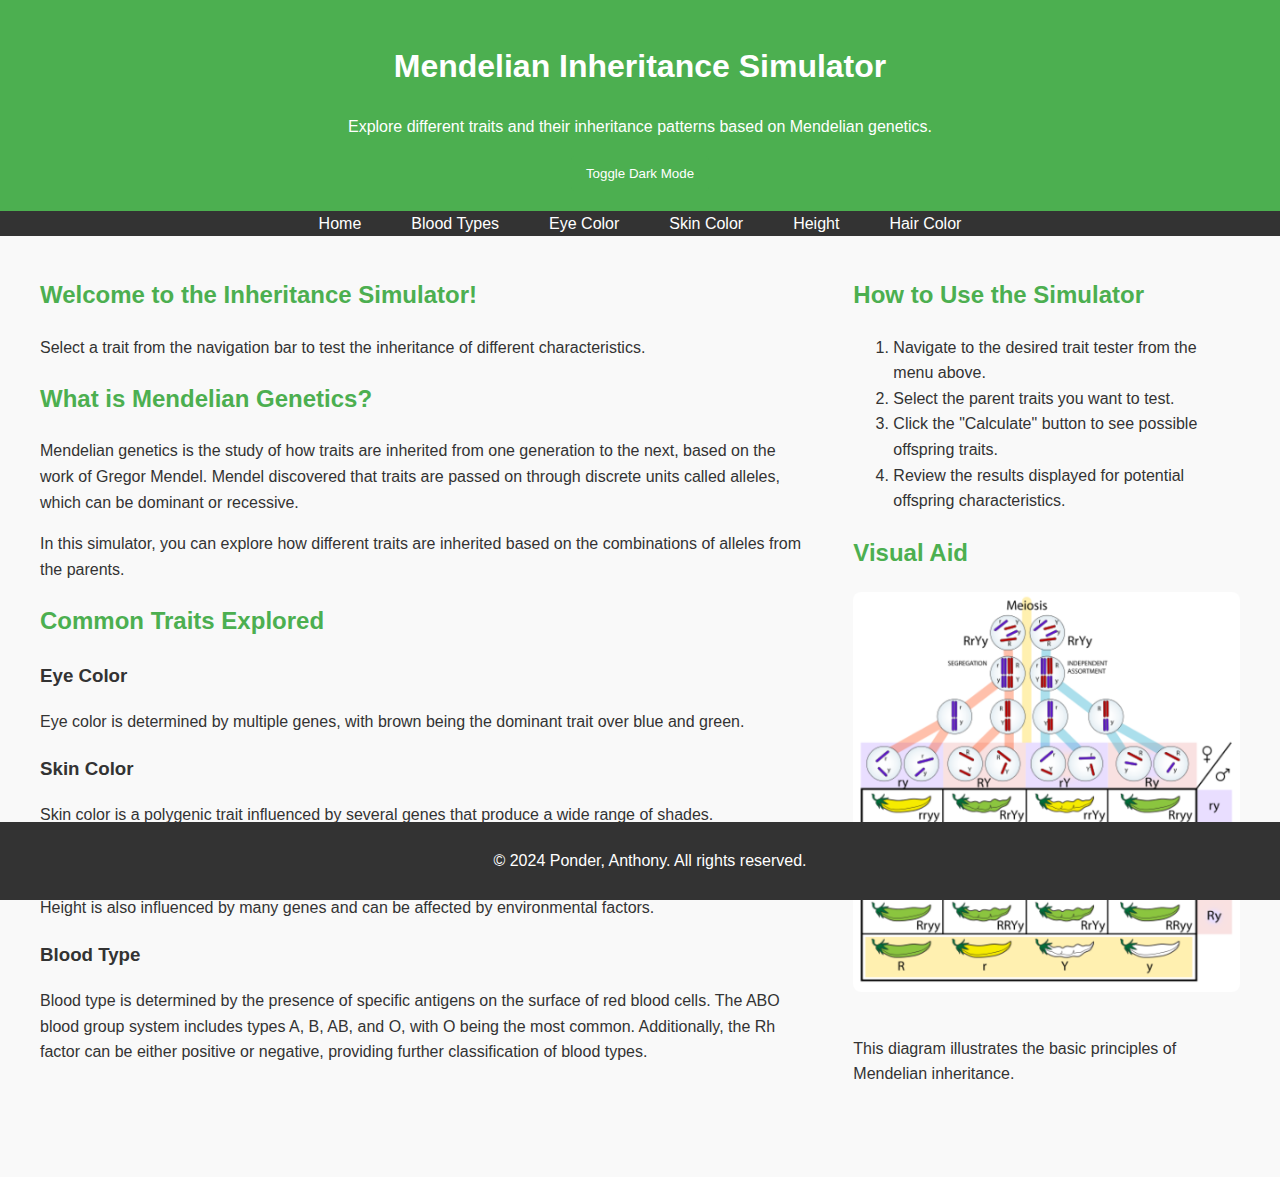
<file: index.html>
<!DOCTYPE html>
<html lang="en">
<head>
  <meta charset="UTF-8">
  <meta name="viewport" content="width=device-width, initial-scale=1.0">
  <title>Mendelian Inheritance Simulator</title>
  <link rel="stylesheet" href="css/style.css" id="light-mode-style">
  <link rel="stylesheet" href="css/darkmode.css" id="dark-mode-style" disabled>
  <link rel="stylesheet" href="css/layout.css"> 
</head>
<body data-theme="light">
  <header>
    <h1>Mendelian Inheritance Simulator</h1>
    <p>Explore different traits and their inheritance patterns based on Mendelian genetics.</p>
    <button id="darkModeToggle">Toggle Dark Mode</button>
  </header>

  <nav>
    <ul>
      <li><a href="index.html">Home</a></li>
      <li><a href="pages/blood-types.html">Blood Types</a></li>
      <li><a href="pages/eye-color.html">Eye Color</a></li>
      <li><a href="pages/skin-color.html">Skin Color</a></li>
      <li><a href="pages/height.html">Height</a></li>
      <li><a href="pages/hair-color.html">Hair Color</a></li>
    </ul>
  </nav>  
  
  <main class="container">
    <div class="left-column">
        <section>
            <h2>Welcome to the Inheritance Simulator!</h2>
            <p>Select a trait from the navigation bar to test the inheritance of different characteristics.</p>
        </section>

        <section>
            <h2>What is Mendelian Genetics?</h2>
            <p>Mendelian genetics is the study of how traits are inherited from one generation to the next, based on the work of Gregor Mendel. Mendel discovered that traits are passed on through discrete units called alleles, which can be dominant or recessive.</p>
            <p>In this simulator, you can explore how different traits are inherited based on the combinations of alleles from the parents.</p>
        </section>

        <section>
          <h2>Common Traits Explored</h2>
          
          <h3>Eye Color</h3>
          <p>Eye color is determined by multiple genes, with brown being the dominant trait over blue and green.</p>
          
          <h3>Skin Color</h3>
          <p>Skin color is a polygenic trait influenced by several genes that produce a wide range of shades.</p>
          
          <h3>Height</h3>
          <p>Height is also influenced by many genes and can be affected by environmental factors.</p>
          
          <h3>Blood Type</h3>
          <p>
              Blood type is determined by the presence of specific antigens on the surface of red blood cells. 
              The ABO blood group system includes types A, B, AB, and O, with O being the most common. 
              Additionally, the Rh factor can be either positive or negative, providing further classification of blood types.
          </p>
      </section>
      
    </div>

    <div class="right-column">
        <section>
            <h2>How to Use the Simulator</h2>
            <ol>
                <li>Navigate to the desired trait tester from the menu above.</li>
                <li>Select the parent traits you want to test.</li>
                <li>Click the "Calculate" button to see possible offspring traits.</li>
                <li>Review the results displayed for potential offspring characteristics.</li>
            </ol>
        </section>
        
        <section>
            <h2>Visual Aid</h2>
            <img src="images/mendel-diagram.png" alt="Mendelian Genetics Diagram" style="width:100%;max-width:600px;">
            <p>This diagram illustrates the basic principles of Mendelian inheritance.</p>
        </section>
    </div>
  </main>

  <footer>
    <p>&copy; 2024 Ponder, Anthony. All rights reserved.</p>
  </footer>

  <script src="js/script.js"></script>
  <script src="js/darkmode.js"></script>
</body>
</html>
</file>
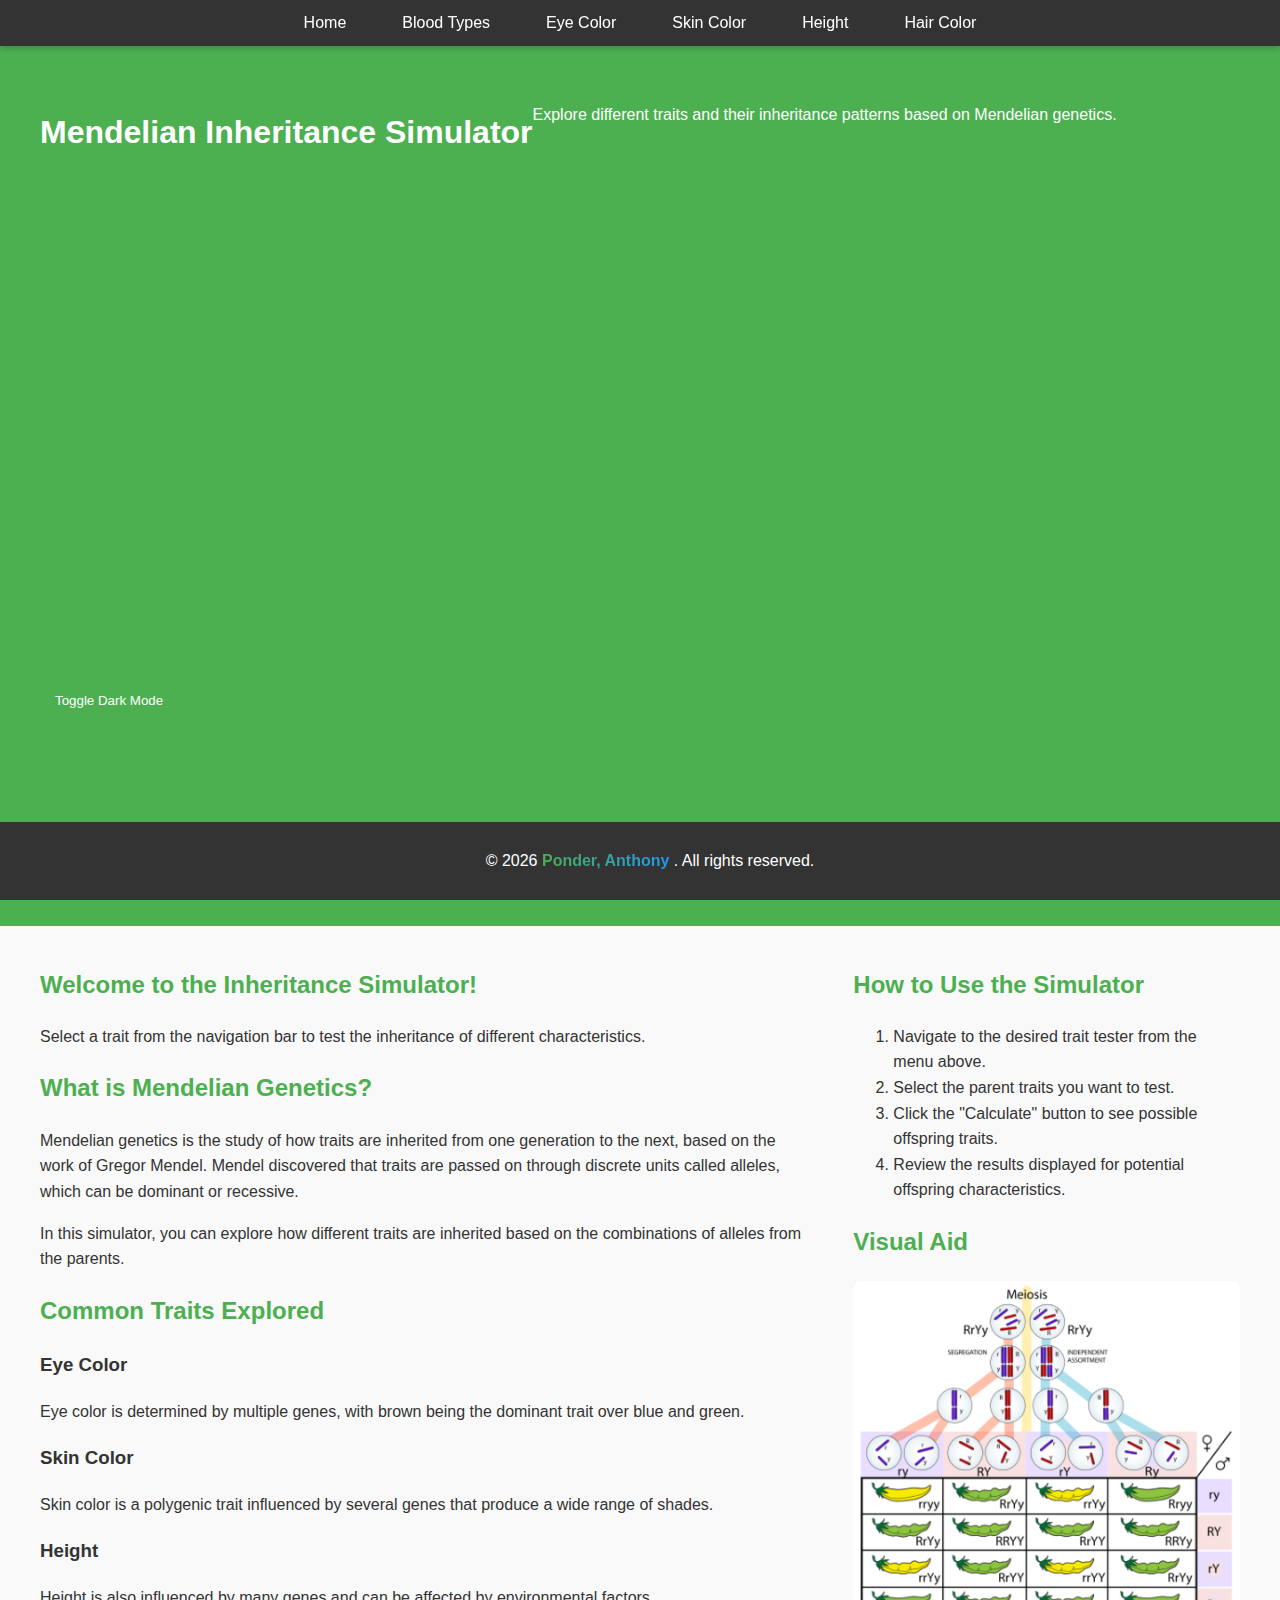
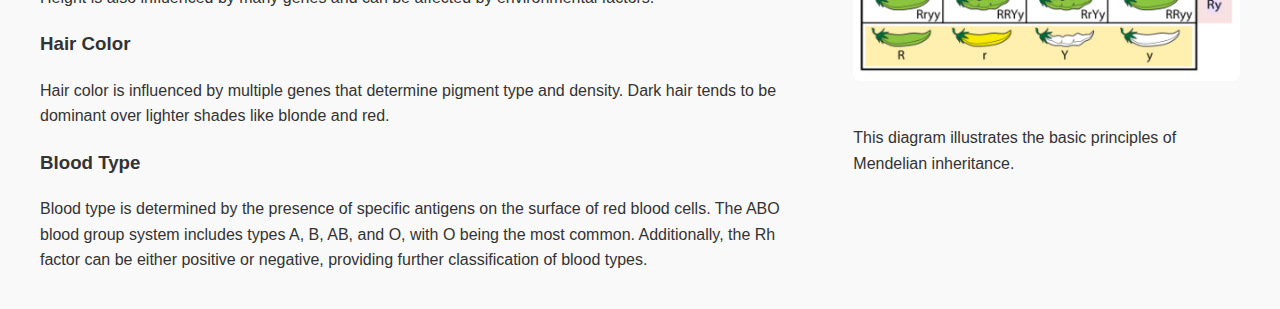
<file: docs/index.html>
<!DOCTYPE html>
<html lang="en">
<head>
  <meta charset="UTF-8">
  <meta name="viewport" content="width=device-width, initial-scale=1.0">
  <title>Mendelian Inheritance Simulator</title>

  <!-- Modernized Styles -->
  <link rel="stylesheet" href="css/style.css" id="light-mode-style">
  <link rel="stylesheet" href="css/darkmode.css" id="dark-mode-style" disabled>
  <link rel="stylesheet" href="css/layout.css">
</head>

<body data-theme="light">
  <!-- Injected Navigation -->
  <div id="nav-placeholder"></div>

  <header class="bg-primary text-white py-6 shadow-md">
    <div class="container">
      <h1 class="text-4xl font-bold">Mendelian Inheritance Simulator</h1>
      <p class="text-lg mt-2">Explore different traits and their inheritance patterns based on Mendelian genetics.</p>
      <button id="darkModeToggle" class="btn btn-outline mt-4">Toggle Dark Mode</button>
    </div>
  </header>

  <main class="container grid grid-cols-1 md:grid-cols-2 gap-8 py-10">
    <div class="left-column">
      <section class="mb-6">
        <h2 class="text-2xl font-semibold mb-2">Welcome to the Inheritance Simulator!</h2>
        <p>Select a trait from the navigation bar to test the inheritance of different characteristics.</p>
      </section>

      <section class="mb-6">
        <h2 class="text-2xl font-semibold mb-2">What is Mendelian Genetics?</h2>
        <p>Mendelian genetics is the study of how traits are inherited from one generation to the next, based on the work of Gregor Mendel. Mendel discovered that traits are passed on through discrete units called alleles, which can be dominant or recessive.</p>
        <p>In this simulator, you can explore how different traits are inherited based on the combinations of alleles from the parents.</p>
      </section>

      <section class="mb-6">
        <h2 class="text-2xl font-semibold mb-4">Common Traits Explored</h2>

        <h3 class="text-xl font-medium">Eye Color</h3>
        <p>Eye color is determined by multiple genes, with brown being the dominant trait over blue and green.</p>

        <h3 class="text-xl font-medium mt-4">Skin Color</h3>
        <p>Skin color is a polygenic trait influenced by several genes that produce a wide range of shades.</p>

        <h3 class="text-xl font-medium mt-4">Height</h3>
        <p>Height is also influenced by many genes and can be affected by environmental factors.</p>

        <h3 class="text-xl font-medium mt-4">Hair Color</h3>
        <p>Hair color is influenced by multiple genes that determine pigment type and density. Dark hair tends to be dominant over lighter shades like blonde and red.</p>

        <h3 class="text-xl font-medium mt-4">Blood Type</h3>
        <p>
          Blood type is determined by the presence of specific antigens on the surface of red blood cells. 
          The ABO blood group system includes types A, B, AB, and O, with O being the most common. 
          Additionally, the Rh factor can be either positive or negative, providing further classification of blood types.
        </p>
      </section>
    </div>

    <div class="right-column">
      <section class="mb-6">
        <h2 class="text-2xl font-semibold mb-2">How to Use the Simulator</h2>
        <ol class="list-decimal list-inside">
          <li>Navigate to the desired trait tester from the menu above.</li>
          <li>Select the parent traits you want to test.</li>
          <li>Click the "Calculate" button to see possible offspring traits.</li>
          <li>Review the results displayed for potential offspring characteristics.</li>
        </ol>
      </section>

      <section>
        <h2 class="text-2xl font-semibold mb-2">Visual Aid</h2>
        <img src="images/mendel-diagram.png" alt="Mendelian Genetics Diagram" class="w-full max-w-xl rounded shadow">
        <p class="mt-2">This diagram illustrates the basic principles of Mendelian inheritance.</p>
      </section>
    </div>
  </main>

  <!-- Injected Footer -->
  <div id="footer-placeholder"></div>

  <!-- Scripts -->
  <script src="js/script.js"></script>
  <script src="js/darkmode.js"></script>
  <script src="js/footer.js"></script>
  <script src="js/nav.js"></script>
</body>
</html>
</file>
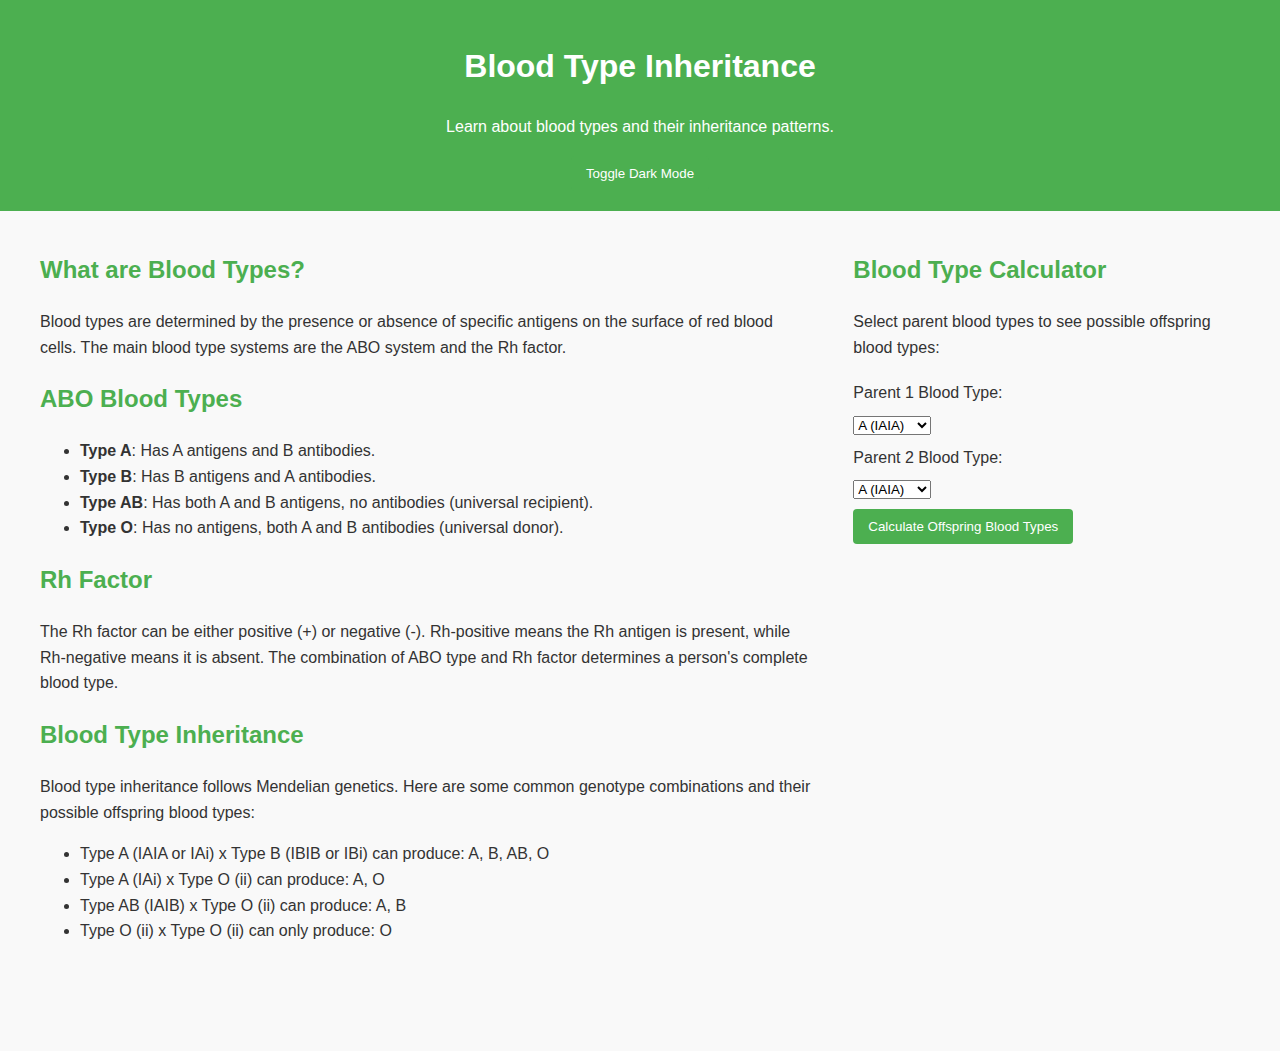
<file: pages/blood-types.html>
<!DOCTYPE html>
<html lang="en">
<head>
    <meta charset="UTF-8">
    <meta name="viewport" content="width=device-width, initial-scale=1.0">
    <title>Blood Type Inheritance</title>
    <link rel="stylesheet" href="../css/style.css" id="light-mode-style">
    <link rel="stylesheet" href="../css/darkmode.css" id="dark-mode-style" disabled> 
    <link rel="stylesheet" href="../css/layout.css">  
</head>
<body data-theme="bloodType">
    <header>
        <h1>Blood Type Inheritance</h1>
        <p>Learn about blood types and their inheritance patterns.</p>
        <button id="darkModeToggle">Toggle Dark Mode</button>
    </header>

    <main class="container">
        <div class="left-column">
            <section>
                <h2>What are Blood Types?</h2>
                <p>Blood types are determined by the presence or absence of specific antigens on the surface of red blood cells. The main blood type systems are the ABO system and the Rh factor.</p>
            </section>

            <section>
                <h2>ABO Blood Types</h2>
                <ul>
                    <li><strong>Type A</strong>: Has A antigens and B antibodies.</li>
                    <li><strong>Type B</strong>: Has B antigens and A antibodies.</li>
                    <li><strong>Type AB</strong>: Has both A and B antigens, no antibodies (universal recipient).</li>
                    <li><strong>Type O</strong>: Has no antigens, both A and B antibodies (universal donor).</li>
                </ul>
            </section>

            <section>
                <h2>Rh Factor</h2>
                <p>The Rh factor can be either positive (+) or negative (-). Rh-positive means the Rh antigen is present, while Rh-negative means it is absent. The combination of ABO type and Rh factor determines a person's complete blood type.</p>
            </section>

            <section>
                <h2>Blood Type Inheritance</h2>
                <p>Blood type inheritance follows Mendelian genetics. Here are some common genotype combinations and their possible offspring blood types:</p>
                <ul>
                    <li>Type A (IAIA or IAi) x Type B (IBIB or IBi) can produce: A, B, AB, O</li>
                    <li>Type A (IAi) x Type O (ii) can produce: A, O</li>
                    <li>Type AB (IAIB) x Type O (ii) can produce: A, B</li>
                    <li>Type O (ii) x Type O (ii) can only produce: O</li>
                </ul>
            </section>
        </div>

        <div class="right-column">
            <section>
                <h2>Blood Type Calculator</h2>
                <p>Select parent blood types to see possible offspring blood types:</p>
                <form id="bloodTypeForm">
                    <label for="parent1">Parent 1 Blood Type:</label>
                    <select id="parent1">
                        <option value="IAIA">A (IAIA)</option>
                        <option value="IAi">A (IAi)</option>
                        <option value="IBIB">B (IBIB)</option>
                        <option value="IBi">B (IBi)</option>
                        <option value="IAIB">AB (IAIB)</option>
                        <option value="ii">O (ii)</option>
                    </select>
            
                    <label for="parent2">Parent 2 Blood Type:</label>
                    <select id="parent2">
                        <option value="IAIA">A (IAIA)</option>
                        <option value="IAi">A (IAi)</option>
                        <option value="IBIB">B (IBIB)</option>
                        <option value="IBi">B (IBi)</option>
                        <option value="IAIB">AB (IAIB)</option>
                        <option value="ii">O (ii)</option>
                    </select>
            
                    <button type="button" onclick="calculateBloodTypes()">Calculate Offspring Blood Types</button>
                </form>
                <div id="results"></div>
            </section>
        </div>
    </main>

    <script src="../js/script.js"></script>
    <script src="../js/darkmode.js"></script>
    <script src="../js/alleles/bloodType.js"></script>
    <script src="../js/nav.js"></script>
    <script src="../js/footer.js"></script>
</body>
</html>
</file>
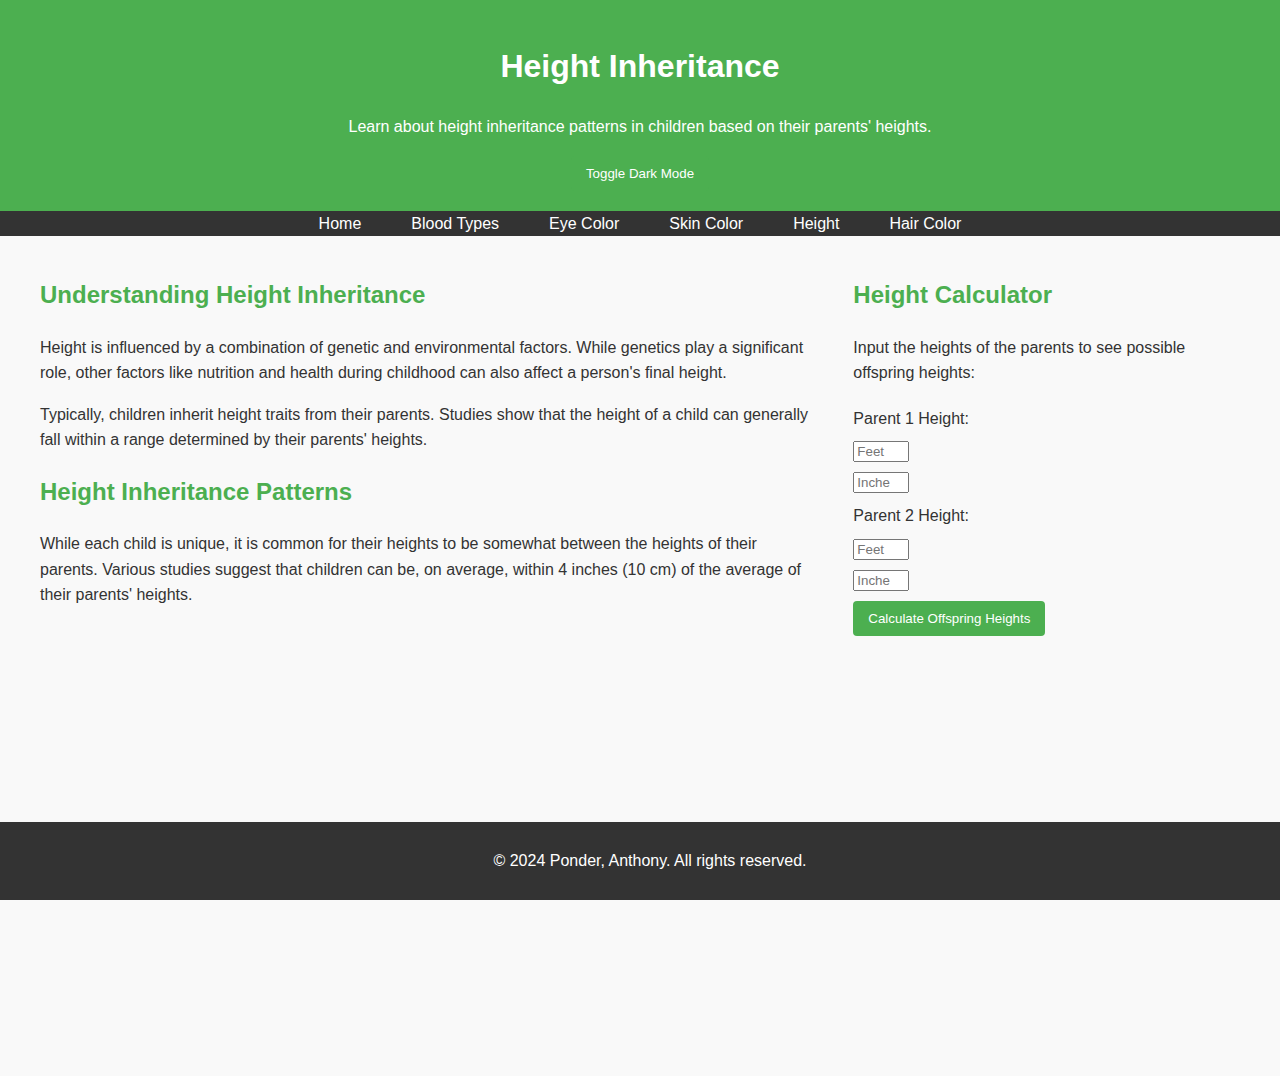
<file: pages/height.html>
<!DOCTYPE html>
<html lang="en">
<head>
    <meta charset="UTF-8">
    <meta name="viewport" content="width=device-width, initial-scale=1.0">
    <title>Height Inheritance</title>
    <link rel="stylesheet" href="../css/style.css" id="light-mode-style">
    <link rel="stylesheet" href="../css/layout.css"> 
    <link rel="stylesheet" href="../css/darkmode.css" id="dark-mode-style" disabled>  
</head>
<body data-theme="light">
    <header>
        <h1>Height Inheritance</h1>
        <p>Learn about height inheritance patterns in children based on their parents' heights.</p>
        <button id="darkModeToggle">Toggle Dark Mode</button>
    </header>

    <nav>
        <ul>
            <li><a href="../index.html">Home</a></li>
            <li><a href="blood-types.html">Blood Types</a></li>
            <li><a href="eye-color.html">Eye Color</a></li>
            <li><a href="skin-color.html">Skin Color</a></li>
            <li><a href="height.html">Height</a></li>
            <li><a href="hair-color.html">Hair Color</a></li>
        </ul>
    </nav>

    <main class="container">
        <div class="left-column">
            <section>
                <h2>Understanding Height Inheritance</h2>
                <p>Height is influenced by a combination of genetic and environmental factors. While genetics play a significant role, other factors like nutrition and health during childhood can also affect a person's final height.</p>
                <p>Typically, children inherit height traits from their parents. Studies show that the height of a child can generally fall within a range determined by their parents' heights.</p>
            </section>

            <section>
                <h2>Height Inheritance Patterns</h2>
                <p>While each child is unique, it is common for their heights to be somewhat between the heights of their parents. Various studies suggest that children can be, on average, within 4 inches (10 cm) of the average of their parents' heights.</p>
            </section>
        </div>

        <div class="right-column">
            <section>
                <h2>Height Calculator</h2>
                <p>Input the heights of the parents to see possible offspring heights:</p>
                <form id="heightForm">
                  <div>
                    <label for="parent1-feet">Parent 1 Height:</label>
                    <input type="number" id="parent1-feet" placeholder="Feet" min="0" max="15">
                    <input type="number" id="parent1-inches" placeholder="Inches" min="0" max="10">
                </div>
                <div>
                    <label for="parent2-feet">Parent 2 Height:</label>
                    <input type="number" id="parent2-feet" placeholder="Feet" min="0" max="15">
                    <input type="number" id="parent2-inches" placeholder="Inches" min="0" max="10">
                </div>
                <button type="button" id="calculateButton">Calculate Offspring Heights</button>
                <div id="heightResult"></div>               
            </section>
        </div>
    </main>

    <footer>
        <p>&copy; 2024 Ponder, Anthony. All rights reserved.</p>
    </footer>    

    <script src="../js/script.js"></script>
    <script src="../js/darkmode.js"></script>
    <script src="../js/alleles/height.js"></script>
</body>
</html>
</file>
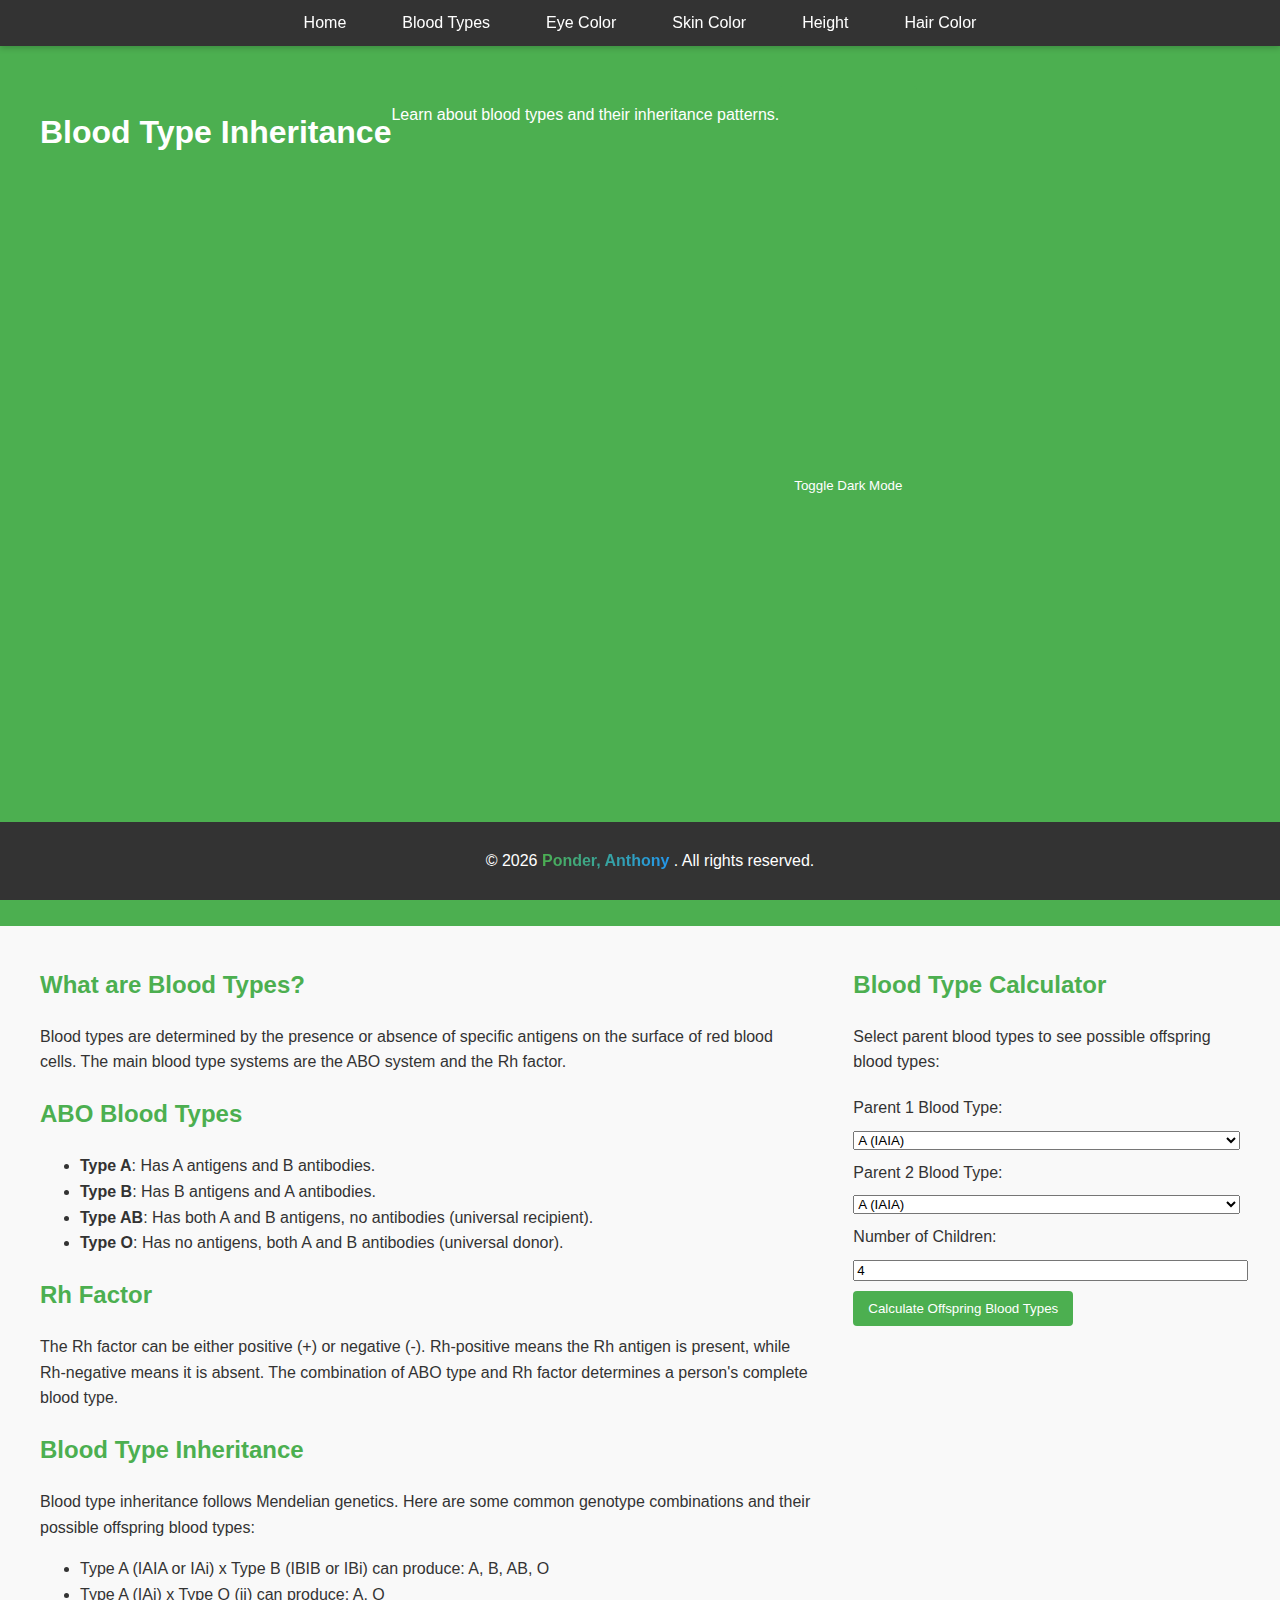
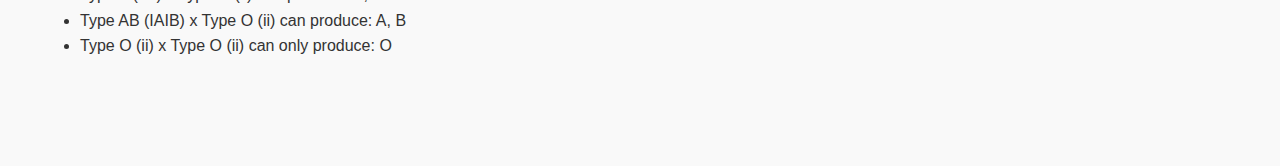
<file: docs/pages/blood-types.html>
<!DOCTYPE html>
<html lang="en">
<head>
    <meta charset="UTF-8">
    <meta name="viewport" content="width=device-width, initial-scale=1.0">
    <title>Blood Type Inheritance</title>
    <link rel="stylesheet" href="../css/style.css" id="light-mode-style">
    <link rel="stylesheet" href="../css/darkmode.css" id="dark-mode-style" disabled>
    <link rel="stylesheet" href="../css/layout.css">
</head>
<body data-theme="bloodType">
    <div id="nav-placeholder"></div>

    <header class="bg-primary text-white py-6 shadow-md">
        <div class="container">
            <h1 class="text-4xl font-bold">Blood Type Inheritance</h1>
            <p class="text-lg mt-2">Learn about blood types and their inheritance patterns.</p>
            <button id="darkModeToggle" class="btn btn-outline mt-4">Toggle Dark Mode</button>
        </div>
    </header>

    <main class="container grid grid-cols-1 md:grid-cols-2 gap-8 py-10">
        <div class="left-column">
            <section class="mb-6">
                <h2 class="text-2xl font-semibold mb-2">What are Blood Types?</h2>
                <p>Blood types are determined by the presence or absence of specific antigens on the surface of red blood cells. The main blood type systems are the ABO system and the Rh factor.</p>
            </section>

            <section class="mb-6">
                <h2 class="text-2xl font-semibold mb-2">ABO Blood Types</h2>
                <ul class="list-disc list-inside">
                    <li><strong>Type A</strong>: Has A antigens and B antibodies.</li>
                    <li><strong>Type B</strong>: Has B antigens and A antibodies.</li>
                    <li><strong>Type AB</strong>: Has both A and B antigens, no antibodies (universal recipient).</li>
                    <li><strong>Type O</strong>: Has no antigens, both A and B antibodies (universal donor).</li>
                </ul>
            </section>

            <section class="mb-6">
                <h2 class="text-2xl font-semibold mb-2">Rh Factor</h2>
                <p>The Rh factor can be either positive (+) or negative (-). Rh-positive means the Rh antigen is present, while Rh-negative means it is absent. The combination of ABO type and Rh factor determines a person's complete blood type.</p>
            </section>

            <section class="mb-6">
                <h2 class="text-2xl font-semibold mb-2">Blood Type Inheritance</h2>
                <p>Blood type inheritance follows Mendelian genetics. Here are some common genotype combinations and their possible offspring blood types:</p>
                <ul class="list-disc list-inside">
                    <li>Type A (IAIA or IAi) x Type B (IBIB or IBi) can produce: A, B, AB, O</li>
                    <li>Type A (IAi) x Type O (ii) can produce: A, O</li>
                    <li>Type AB (IAIB) x Type O (ii) can produce: A, B</li>
                    <li>Type O (ii) x Type O (ii) can only produce: O</li>
                </ul>
            </section>
        </div>

        <div class="right-column">
            <section class="mb-6">
                <h2 class="text-2xl font-semibold mb-2">Blood Type Calculator</h2>
                <p class="mb-4">Select parent blood types to see possible offspring blood types:</p>
                <form id="bloodTypeForm" class="space-y-4">
                    <div>
                        <label for="parent1" class="block mb-1">Parent 1 Blood Type:</label>
                        <select id="parent1" class="w-full p-2 border rounded">
                            <option value="IAIA">A (IAIA)</option>
                            <option value="IAi">A (IAi)</option>
                            <option value="IBIB">B (IBIB)</option>
                            <option value="IBi">B (IBi)</option>
                            <option value="IAIB">AB (IAIB)</option>
                            <option value="ii">O (ii)</option>
                        </select>
                    </div>

                    <div>
                        <label for="parent2" class="block mb-1">Parent 2 Blood Type:</label>
                        <select id="parent2" class="w-full p-2 border rounded">
                            <option value="IAIA">A (IAIA)</option>
                            <option value="IAi">A (IAi)</option>
                            <option value="IBIB">B (IBIB)</option>
                            <option value="IBi">B (IBi)</option>
                            <option value="IAIB">AB (IAIB)</option>
                            <option value="ii">O (ii)</option>
                        </select>
                    </div>
                    <label for="child-count" class="block mt-4">Number of Children:</label>
                    <input type="number" id="child-count" value="4" min="1" max="12" class="w-full p-2 border rounded">                    
                    <button type="button" onclick="calculateBloodTypes()" class="btn btn-primary">Calculate Offspring Blood Types</button>
                </form>
                <div id="results" class="mt-4 text-lg font-medium"></div>
            </section>
        </div>
    </main>

    <div id="footer-placeholder"></div>

    <script src="../js/script.js"></script>
    <script src="../js/darkmode.js"></script>
    <script src="../js/alleles/bloodType.js"></script>
    <script src="../js/nav.js"></script>
    <script src="../js/footer.js"></script>
</body>
</html>
</file>
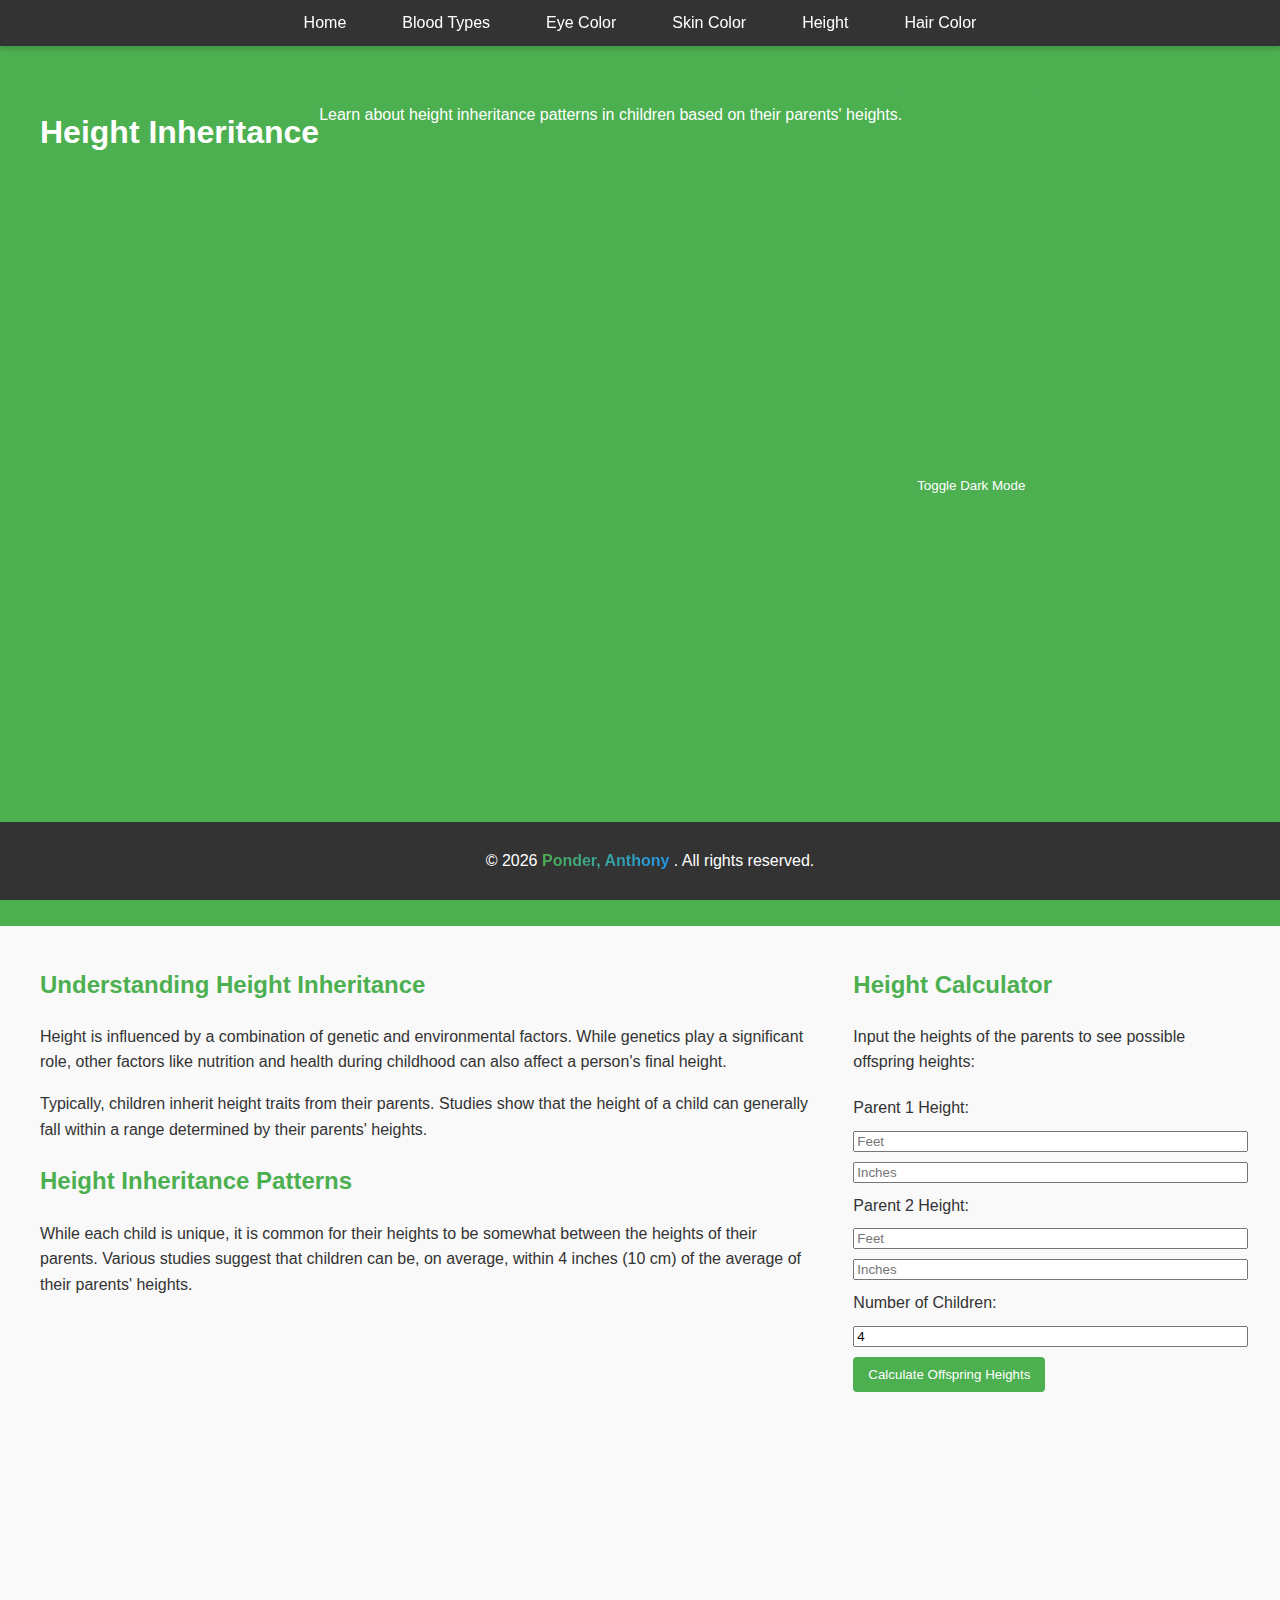
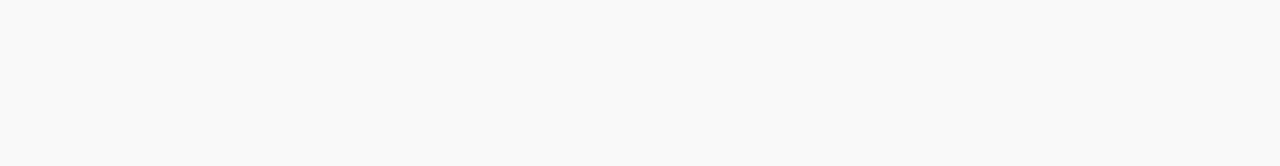
<file: docs/pages/height.html>
<!DOCTYPE html>
<html lang="en">
<head>
    <meta charset="UTF-8">
    <meta name="viewport" content="width=device-width, initial-scale=1.0">
    <title>Height Inheritance</title>
    <link rel="stylesheet" href="../css/style.css" id="light-mode-style">
    <link rel="stylesheet" href="../css/layout.css">
    <link rel="stylesheet" href="../css/darkmode.css" id="dark-mode-style" disabled>
</head>
<body data-theme="light">
    <div id="nav-placeholder"></div>

    <header class="bg-primary text-white py-6 shadow-md">
        <div class="container">
            <h1 class="text-4xl font-bold">Height Inheritance</h1>
            <p class="text-lg mt-2">Learn about height inheritance patterns in children based on their parents' heights.</p>
            <button id="darkModeToggle" class="btn btn-outline mt-4">Toggle Dark Mode</button>
        </div>
    </header>

    <main class="container grid grid-cols-1 md:grid-cols-2 gap-8 py-10">
        <div class="left-column">
            <section class="mb-6">
                <h2 class="text-2xl font-semibold mb-2">Understanding Height Inheritance</h2>
                <p>Height is influenced by a combination of genetic and environmental factors. While genetics play a significant role, other factors like nutrition and health during childhood can also affect a person's final height.</p>
                <p class="mt-2">Typically, children inherit height traits from their parents. Studies show that the height of a child can generally fall within a range determined by their parents' heights.</p>
            </section>

            <section class="mb-6">
                <h2 class="text-2xl font-semibold mb-2">Height Inheritance Patterns</h2>
                <p>While each child is unique, it is common for their heights to be somewhat between the heights of their parents. Various studies suggest that children can be, on average, within 4 inches (10 cm) of the average of their parents' heights.</p>
            </section>
        </div>

        <div class="right-column">
            <section class="mb-6">
                <h2 class="text-2xl font-semibold mb-2">Height Calculator</h2>
                <p>Input the heights of the parents to see possible offspring heights:</p>
                <form id="heightForm" class="mt-4 space-y-4">
                    <div>
                        <label for="parent1-feet" class="block mb-1">Parent 1 Height:</label>
                        <div class="flex gap-2">
                            <input type="number" id="parent1-feet" placeholder="Feet" min="0" max="15" class="p-2 border rounded w-1/2">
                            <input type="number" id="parent1-inches" placeholder="Inches" min="0" max="11" class="p-2 border rounded w-1/2">
                        </div>
                    </div>
                    <div>
                        <label for="parent2-feet" class="block mb-1">Parent 2 Height:</label>
                        <div class="flex gap-2">
                            <input type="number" id="parent2-feet" placeholder="Feet" min="0" max="15" class="p-2 border rounded w-1/2">
                            <input type="number" id="parent2-inches" placeholder="Inches" min="0" max="11" class="p-2 border rounded w-1/2">
                        </div>
                    </div>
                    <label for="child-count" class="block mt-4">Number of Children:</label>
                    <input type="number" id="child-count" value="4" min="1" max="12" class="w-full p-2 border rounded">
                    <button type="button" id="calculateButton" class="btn btn-primary mt-2">Calculate Offspring Heights</button>
                </form>
                <div id="heightResult" class="mt-4 text-lg font-medium"></div>
            </section>
        </div>
    </main>

    <div id="footer-placeholder"></div>

    <script src="../js/script.js"></script>
    <script src="../js/darkmode.js"></script>
    <script src="../js/alleles/height.js"></script>
    <script src="../js/nav.js"></script>
    <script src="../js/footer.js"></script>
</body>
</html>
</file>
<file: css/style.css>
/* General Styles */
body {
  font-family: Arial, sans-serif;
  color: #333;
  background-color: #f9f9f9;
  margin: 0;
  padding: 0;
  line-height: 1.6;
}

/* Header */
header {
  background-color: #4CAF50;
  color: white;
  padding: 20px;
  text-align: center;
}

/* Navigation Bar */
nav {
  background-color: #333;
}

nav ul {
  list-style: none;
  padding: 0;
  margin: 0;
  display: flex;
  justify-content: center;
}

nav ul li {
  margin: 0 15px;
}

nav ul li a {
  color: #ffffff;
  text-decoration: none;
  padding: 10px;
}

nav ul li a:hover {
  background-color: #4CAF50;
  border-radius: 4px;
}

/* Main Content */
main {
  padding: 20px;
}

h2 {
  color: #4CAF50;
}

button {
  background-color: #4CAF50;
  color: white;
  border: none;
  padding: 10px 15px;
  cursor: pointer;
  border-radius: 4px;
}

button:hover {
  background-color: #45a049;
}

/* Footer */
footer {
  background-color: #333;
  color: white;
  text-align: center;
  padding: 10px 0;
  position: fixed;
  bottom: 0;
  width: 100%;
}

/* Form and Results */
label, select, input[type="number"] {
  display: block;
  margin: 10px 0;
}

ul#results, ul#results-skin, ul#results-height {
  list-style-type: disc;
  padding-left: 20px;
}


/* Eye Color Sampler*/
#color-samples {
  display: flex;
  flex-wrap: wrap;
  gap: 10px;
  margin: 20px 0;
}

.color-sample {
  width: 80px;
  height: 50px;
  color: white;
  text-align: center;
  line-height: 50px;
  font-weight: bold;
  border-radius: 5px;
  border: 1px solid #fff;
  box-shadow: 0 2px 5px rgba(0, 0, 0, 0.2);
  transition: transform 0.2s;
}

.color-sample:hover {
  transform: scale(1.05);
  cursor: pointer;
}
</file>
<file: css/darkmode.css>
/* General Styles */
body {
    font-family: Arial, sans-serif;
    color: #E0E0E0;
    background-color: #121212;
    margin: 0;
    padding: 0;
    line-height: 1.6;
  }
  
  /* Header */
  header {
    background-color: #1E88E5;
    color: white;
    padding: 20px;
    text-align: center;
  }
  
  /* Navigation Bar */
  nav {
    background-color: #1E1E1E;
  }
  
  nav ul {
    list-style: none;
    padding: 0;
    margin: 0;
    display: flex;
    justify-content: center;
  }
  
  nav ul li {
    margin: 0 15px;
  }
  
  nav ul li a {
    color: #E0E0E0;
    text-decoration: none;
    padding: 10px;
  }
  
  nav ul li a:hover {
    background-color: #1E88E5;
    border-radius: 4px;
  }
  
  /* Main Content */
  main {
    padding: 20px;
  }
  
  h2 {
    color: #64B5F6;
  }
  
  button {
    background-color: #1E88E5;
    color: white;
    border: none;
    padding: 10px 15px;
    cursor: pointer;
    border-radius: 4px;
  }
  
  button:hover {
    background-color: #1976D2;
  }
  
  /* Footer */
  footer {
    background-color: #1E1E1E;
    color: #E0E0E0;
    text-align: center;
    padding: 10px 0;
    position: fixed;
    bottom: 0;
    width: 100%;
  }
  
  /* Form and Results */
  label, select, input[type="number"] {
    display: block;
    margin: 10px 0;
  }
  
  ul#results, ul#results-skin, ul#results-height {
    list-style-type: disc;
    padding-left: 20px;
    color: #BDBDBD;
  }
  

  /* Eye Color Sampler*/
  #color-samples {
    display: flex;
    flex-wrap: wrap;
    gap: 10px;
    margin: 20px 0;
  }
  
  .color-sample {
    width: 80px;
    height: 50px;
    color: white;
    text-align: center;
    line-height: 50px;
    font-weight: bold;
    border-radius: 5px;
    border: 1px solid #000000;
    box-shadow: 0 2px 5px rgba(0, 0, 0, 0.2);
    transition: transform 0.2s;
  }
  
  .color-sample:hover {
    transform: scale(1.05);
    cursor: pointer;
  }
</file>
<file: css/layout.css>
/* layout.css */
.container {
  display: flex; /* Use Flexbox for layout */
  max-width: 1200px; /* Max width for the container */
  margin: 0 auto; /* Center the container */
  padding: 20px; /* Add some padding */
  min-height: calc(100vh - 100px); /* Adjust for footer height */
  flex-wrap: wrap; /* Allow wrapping on smaller screens */
}

.left-column {
  flex: 2; /* Takes up 2 parts of the flex container */
  padding-right: 20px; /* Space between columns */
  min-height: 400px; /* Ensure a minimum height for the left column */
  box-sizing: border-box; /* Include padding in the element's total width and height */
}

.right-column {
  flex: 1; /* Takes up 1 part of the flex container */
  padding-left: 20px; /* Space between columns */
  min-height: 400px; /* Ensure a minimum height for the right column */
  padding-bottom: 50px; /* Add padding at the bottom of the right column */
  box-sizing: border-box; /* Include padding in the element's total width and height */
}

h2 {
  margin-top: 20px; /* Add some space above headings */
}

/* Add margin below images to prevent overlap */
img {
  width: 100%; /* Make images responsive */
  max-width: 600px; /* Maximum width */
  height: auto; /* Maintain aspect ratio */
  border-radius: 8px; /* Optional: Add rounded corners to images */
  margin-bottom: 20px; /* Space below the image */
}

/* Add some bottom margin to paragraphs in the right column */
.right-column p {
  margin-bottom: 20px; /* Add space below paragraphs */
}

/* Ensure clear separation of text */
.right-column {
  position: relative; /* Establish positioning context */
}

/* Optional: Improve the overall readability */
body {
  line-height: 1.6; /* Increase line-height for better readability */
}

/* Prevent overflow issues */
.right-column section {
  margin-bottom: 20px; /* Space between sections */
}

/* Additional adjustments for the footer */
footer {
  margin-top: 20px; /* Space above the footer */
  padding: 10px; /* Padding inside footer */
  text-align: center; /* Center text in the footer */
}

/* Media queries for responsiveness */
@media (max-width: 768px) {
  .container {
    flex-direction: column; /* Stack columns on smaller screens */
  }

  .left-column, .right-column {
    padding: 0; /* Remove padding for full-width layout */
    min-height: auto; /* Remove min-height on smaller screens */
  }

  .right-column {
    padding-top: 20px; /* Add some space at the top for the right column */
  }
}
</file>
<file: docs/css/style.css>
/* General Styles */
body {
  font-family: Arial, sans-serif;
  color: #333;
  background-color: #f9f9f9;
  margin: 0;
  padding: 0;
  line-height: 1.6;
}

/* Header */
header {
  background-color: #4CAF50;
  color: white;
  padding: 20px;
  text-align: center;
}

/* Navigation Bar */
nav.main-nav {
  position: sticky;
  top: 0;
  z-index: 999;
  background-color: #333;
  padding: 10px 0;
  box-shadow: 0 2px 6px rgba(0, 0, 0, 0.2);
}

nav ul.nav-list {
  list-style: none;
  margin: 0;
  padding: 0;
  display: flex;
  flex-wrap: wrap;
  justify-content: center;
  gap: 1.5rem;
}

nav ul.nav-list li a {
  color: #ffffff;
  text-decoration: none;
  padding: 10px 16px;
  border-radius: 4px;
  transition: background-color 0.2s ease, transform 0.2s;
}

nav ul.nav-list li a:hover {
  background-color: #4CAF50;
  transform: translateY(-2px);
}

nav ul.nav-list li a.active {
  background: linear-gradient(to right, #4CAF50, #2196F3);
  color: white;
  font-weight: bold;
}

/* Main Content */
main {
  padding: 20px;
}

h2 {
  color: #4CAF50;
}

/* Buttons */
button {
  background-color: #4CAF50;
  color: white;
  border: none;
  padding: 10px 15px;
  cursor: pointer;
  border-radius: 4px;
  transition: background-color 0.2s ease;
}

button:hover {
  background-color: #45a049;
}

/* Footer */
footer {
  background-color: #333;
  color: white;
  text-align: center;
  padding: 10px 0;
  position: fixed;
  bottom: 0;
  width: 100%;
}

/* Form and Results */
label, select, input[type="number"] {
  display: block;
  margin: 10px 0;
  width: 100%;
  max-width: 400px;
}

/* Results List */
ul#results, ul#results-skin, ul#results-height {
  list-style-type: disc;
  padding-left: 20px;
}

/* Trait Color Sampler */
#color-samples {
  display: flex;
  flex-wrap: wrap;
  gap: 10px;
  margin: 20px 0;
}

.color-sample {
  width: 80px;
  height: 50px;
  color: white;
  text-align: center;
  line-height: 50px;
  font-weight: bold;
  border-radius: 5px;
  border: 1px solid #fff;
  box-shadow: 0 2px 5px rgba(0, 0, 0, 0.2);
  transition: transform 0.2s;
}

.color-sample:hover {
  transform: scale(1.05);
  cursor: pointer;
}
</file>
<file: docs/css/darkmode.css>
/* General Styles */
body {
  font-family: Arial, sans-serif;
  color: #E0E0E0;
  background-color: #121212;
  margin: 0;
  padding: 0;
  line-height: 1.6;
}

/* Header */
header {
  background-color: #1E88E5;
  color: white;
  padding: 20px;
  text-align: center;
}

/* Navigation Bar */
nav {
  background-color: #1E1E1E;
}

nav ul {
  list-style: none;
  padding: 0;
  margin: 0;
  display: flex;
  justify-content: center;
}

nav ul li {
  margin: 0 15px;
}

nav ul li a {
  color: #E0E0E0;
  text-decoration: none;
  padding: 10px;
}

nav ul li a:hover {
  background-color: #1E88E5;
  border-radius: 4px;
}

/* Main Content */
main {
  padding: 20px;
}

h2 {
  color: #64B5F6;
}

button {
  background-color: #1E88E5;
  color: white;
  border: none;
  padding: 10px 15px;
  cursor: pointer;
  border-radius: 4px;
}

button:hover {
  background-color: #1976D2;
}

/* Footer */
footer {
  background-color: #1E1E1E;
  color: #E0E0E0;
  text-align: center;
  padding: 10px 0;
  position: fixed;
  bottom: 0;
  width: 100%;
}

/* Form and Results */
label, select, input[type="number"] {
  display: block;
  margin: 10px 0;
}

ul#results, ul#results-skin, ul#results-height {
  list-style-type: disc;
  padding-left: 20px;
  color: #BDBDBD;
}

/* Eye Color Sampler*/
#color-samples {
  display: flex;
  flex-wrap: wrap;
  gap: 10px;
  margin: 20px 0;
}

.color-sample {
  width: 80px;
  height: 50px;
  color: white;
  text-align: center;
  line-height: 50px;
  font-weight: bold;
  border-radius: 5px;
  border: 1px solid #000000;
  box-shadow: 0 2px 5px rgba(0, 0, 0, 0.2);
  transition: transform 0.2s;
}

.color-sample:hover {
  transform: scale(1.05);
  cursor: pointer;
}
</file>
<file: docs/css/layout.css>
/* layout.css */
.container {
  display: flex;
  max-width: 1200px;
  margin: 0 auto;
  padding: 20px;
  min-height: calc(100vh - 100px);
  flex-wrap: wrap;
}

.left-column {
  flex: 2;
  padding-right: 20px;
  min-height: 400px;
  box-sizing: border-box;
}

.right-column {
  flex: 1;
  padding-left: 20px;
  min-height: 400px;
  padding-bottom: 50px;
  box-sizing: border-box;
}

h2 {
  margin-top: 20px;
}

/* Add margin below images to prevent overlap */
img {
  width: 100%;
  max-width: 600px;
  height: auto;
  border-radius: 8px;
  margin-bottom: 20px;
}

/* Add some bottom margin to paragraphs in the right column */
.right-column p {
  margin-bottom: 20px;
}

/* Ensure clear separation of text */
.right-column {
  position: relative; 
}

/* Improve the overall readability */
body {
  line-height: 1.6;
}

/* Prevent overflow issues */
.right-column section {
  margin-bottom: 20px;
}

/* Additional adjustments for the footer */
footer {
  margin-top: 20px;
  padding: 10px;
  text-align: center;
}

/* Media queries for responsiveness */
@media (max-width: 768px) {
  .container {
    flex-direction: column;
  }

  .left-column, .right-column {
    padding: 0;
    min-height: auto;
  }

  .right-column {
    padding-top: 20px;
  }
}
</file>
